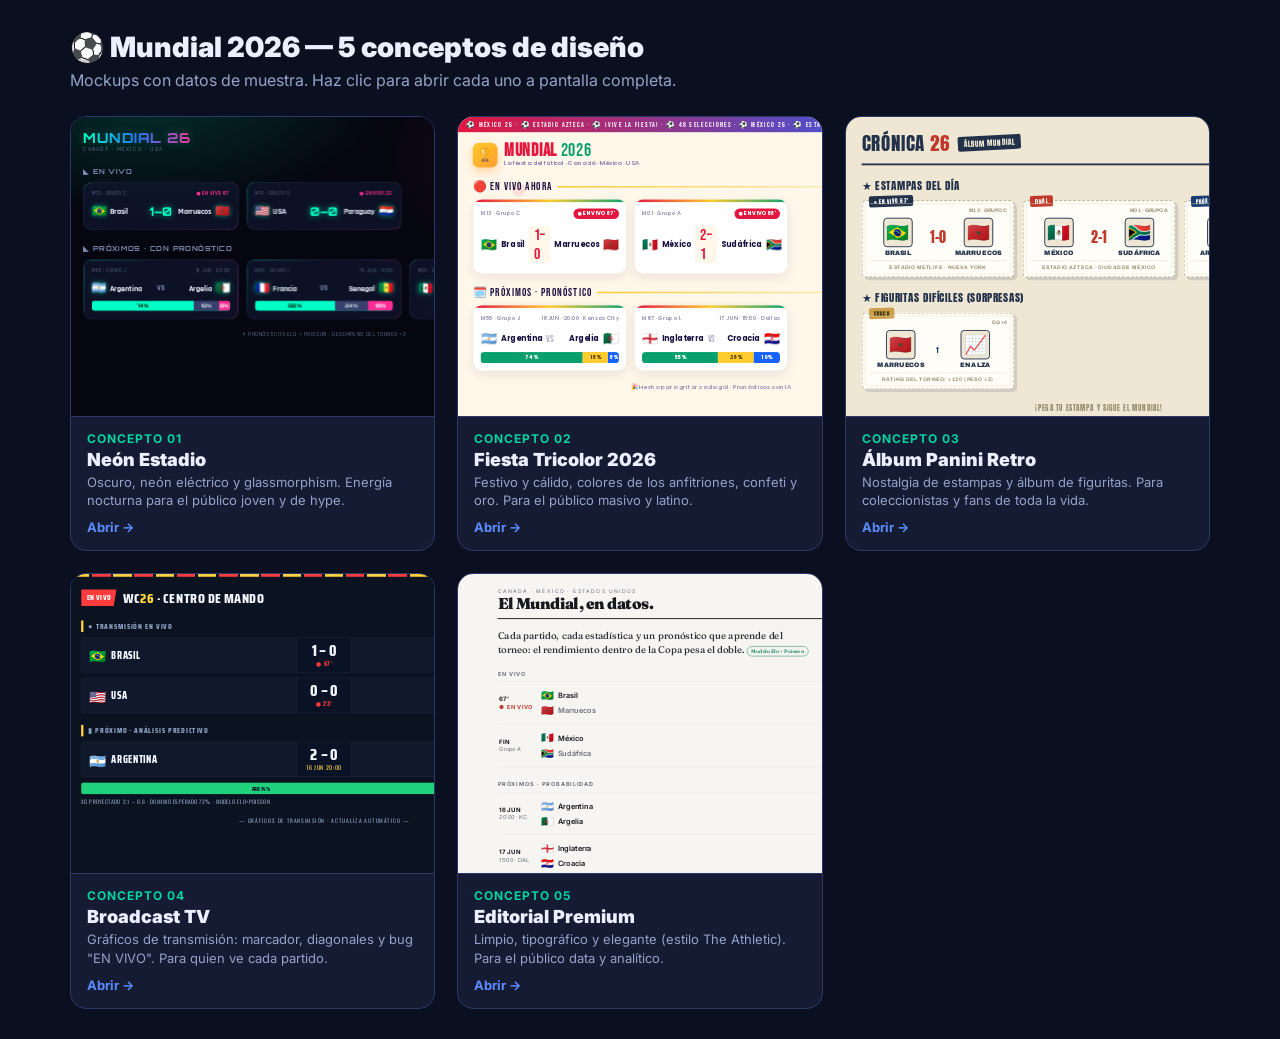
<file: mockups/index.html>
<!DOCTYPE html><html lang="es"><head><meta charset="UTF-8">
<meta name="viewport" content="width=device-width,initial-scale=1">
<title>Mundial 2026 · 5 conceptos de diseño</title>
<link href="https://fonts.googleapis.com/css2?family=Inter:wght@500;700;900&display=swap" rel="stylesheet">
<style>
*{box-sizing:border-box}
body{margin:0;font-family:'Inter',system-ui;background:#0b1020;color:#eaf0ff}
.wrap{max-width:1200px;margin:0 auto;padding:30px}
h1{font-weight:900;font-size:28px;margin:0}
.sub{color:#95a2c9;margin:6px 0 26px}
.grid{display:grid;grid-template-columns:repeat(auto-fill,minmax(330px,1fr));gap:22px}
.cardx{background:#141b33;border:1px solid #2c3868;border-radius:16px;overflow:hidden;text-decoration:none;color:inherit;transition:transform .15s,border-color .15s}
.cardx:hover{transform:translateY(-4px);border-color:#00d4a0}
.thumb{position:relative;height:300px;overflow:hidden;background:#000;border-bottom:1px solid #2c3868}
.thumb iframe{position:absolute;top:0;left:0;width:1100px;height:880px;border:0;transform:scale(.46);transform-origin:top left;pointer-events:none}
.body{padding:14px 16px}
.n{font-size:12px;color:#00d4a0;font-weight:700;letter-spacing:1px}
.t{font-size:18px;font-weight:900;margin:3px 0}
.d{color:#95a2c9;font-size:13px;line-height:1.4}
.open{display:inline-block;margin-top:10px;color:#5b8cff;font-weight:700;font-size:13px}
</style></head><body><div class="wrap">
<h1>⚽ Mundial 2026 — 5 conceptos de diseño</h1>
<div class="sub">Mockups con datos de muestra. Haz clic para abrir cada uno a pantalla completa.</div>
<div class="grid">
  <a class="cardx" href="01-neon.html"><div class="thumb"><iframe src="01-neon.html" scrolling="no"></iframe></div>
    <div class="body"><div class="n">CONCEPTO 01</div><div class="t">Neón Estadio</div>
      <div class="d">Oscuro, neón eléctrico y glassmorphism. Energía nocturna para el público joven y de hype.</div><span class="open">Abrir →</span></div></a>
  <a class="cardx" href="02-fiesta.html"><div class="thumb"><iframe src="02-fiesta.html" scrolling="no"></iframe></div>
    <div class="body"><div class="n">CONCEPTO 02</div><div class="t">Fiesta Tricolor 2026</div>
      <div class="d">Festivo y cálido, colores de los anfitriones, confeti y oro. Para el público masivo y latino.</div><span class="open">Abrir →</span></div></a>
  <a class="cardx" href="03-panini.html"><div class="thumb"><iframe src="03-panini.html" scrolling="no"></iframe></div>
    <div class="body"><div class="n">CONCEPTO 03</div><div class="t">Álbum Panini Retro</div>
      <div class="d">Nostalgia de estampas y álbum de figuritas. Para coleccionistas y fans de toda la vida.</div><span class="open">Abrir →</span></div></a>
  <a class="cardx" href="04-broadcast.html"><div class="thumb"><iframe src="04-broadcast.html" scrolling="no"></iframe></div>
    <div class="body"><div class="n">CONCEPTO 04</div><div class="t">Broadcast TV</div>
      <div class="d">Gráficos de transmisión: marcador, diagonales y bug "EN VIVO". Para quien ve cada partido.</div><span class="open">Abrir →</span></div></a>
  <a class="cardx" href="05-editorial.html"><div class="thumb"><iframe src="05-editorial.html" scrolling="no"></iframe></div>
    <div class="body"><div class="n">CONCEPTO 05</div><div class="t">Editorial Premium</div>
      <div class="d">Limpio, tipográfico y elegante (estilo The Athletic). Para el público data y analítico.</div><span class="open">Abrir →</span></div></a>
</div>
</div></body></html>
</file>
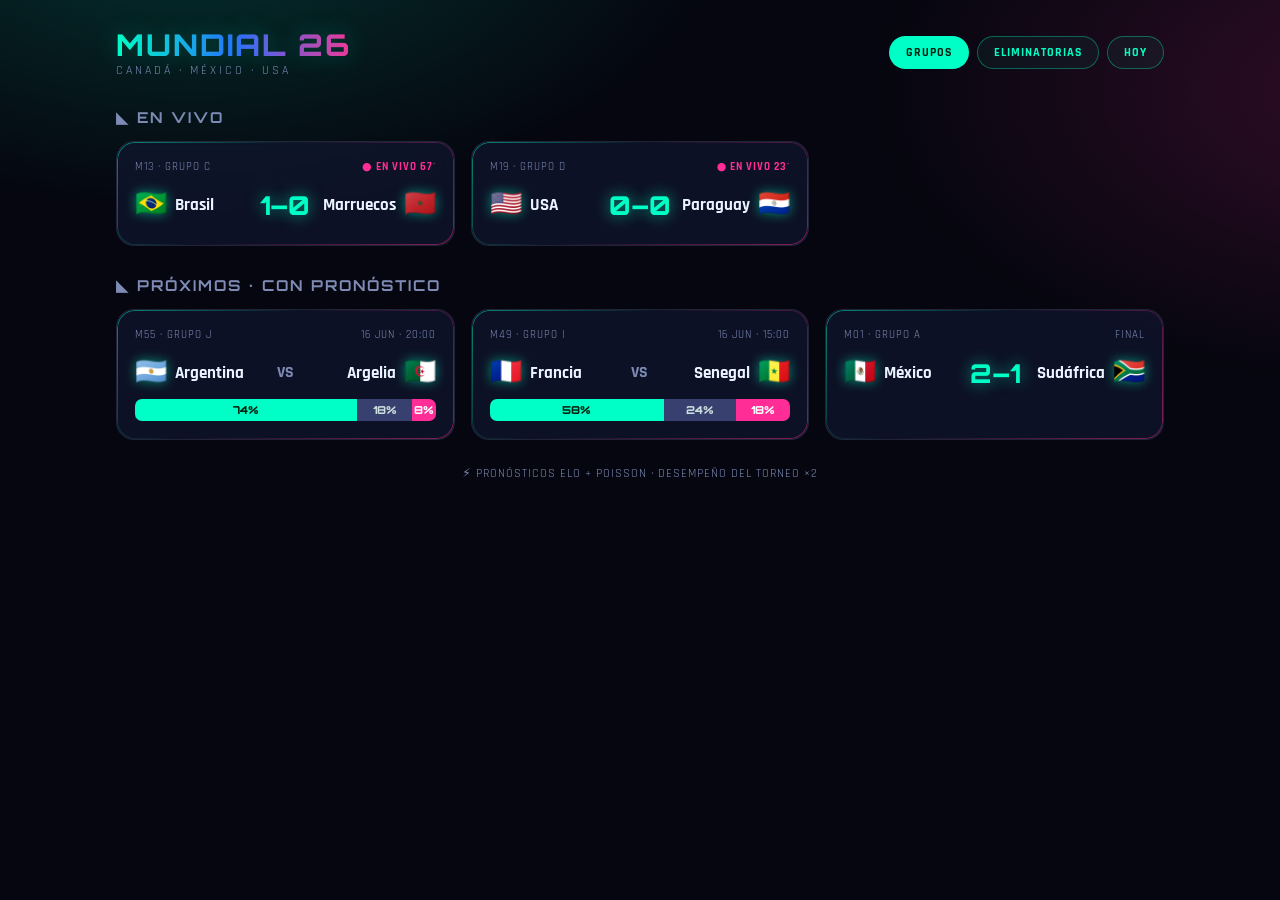
<file: mockups/01-neon.html>
<!DOCTYPE html><html lang="es"><head><meta charset="UTF-8">
<meta name="viewport" content="width=device-width,initial-scale=1">
<title>Mockup 1 · Neón Estadio</title>
<link href="https://fonts.googleapis.com/css2?family=Orbitron:wght@600;800&family=Rajdhani:wght@500;700&display=swap" rel="stylesheet">
<style>
:root{--bg:#05060f;--neon:#00ffc6;--mag:#ff2d95;--blue:#2b6bff;--txt:#eaf3ff;--mut:#7e8bb5;}
*{box-sizing:border-box}
body{margin:0;font-family:'Rajdhani',system-ui;background:
 radial-gradient(900px 500px at 15% -10%,rgba(0,255,198,.18),transparent 60%),
 radial-gradient(900px 500px at 110% 10%,rgba(255,45,149,.18),transparent 60%),var(--bg);
 color:var(--txt);min-height:100vh}
.wrap{max-width:1100px;margin:0 auto;padding:26px}
.top{display:flex;align-items:center;gap:16px;flex-wrap:wrap}
.logo{font-family:'Orbitron';font-weight:800;font-size:30px;letter-spacing:2px;
 background:linear-gradient(90deg,var(--neon),var(--blue),var(--mag));-webkit-background-clip:text;background-clip:text;color:transparent;
 text-shadow:0 0 24px rgba(0,255,198,.25)}
.sub{color:var(--mut);letter-spacing:3px;text-transform:uppercase;font-size:12px}
.tabs{margin-left:auto;display:flex;gap:8px}
.tab{padding:8px 16px;border:1px solid rgba(0,255,198,.35);border-radius:999px;color:var(--neon);
 font-weight:700;letter-spacing:1px;text-transform:uppercase;font-size:12px;background:rgba(0,255,198,.05)}
.tab.on{background:var(--neon);color:#021}
h2{font-family:'Orbitron';letter-spacing:2px;font-size:15px;color:var(--mut);text-transform:uppercase;margin:30px 0 14px}
.grid{display:grid;grid-template-columns:repeat(auto-fill,minmax(300px,1fr));gap:16px}
.card{position:relative;border-radius:18px;padding:18px;background:rgba(20,28,58,.55);
 border:1px solid rgba(255,255,255,.08);backdrop-filter:blur(10px);overflow:hidden}
.card::before{content:"";position:absolute;inset:0;border-radius:18px;padding:1px;
 background:linear-gradient(135deg,var(--neon),transparent 40%,var(--mag));-webkit-mask:linear-gradient(#000 0 0) content-box,linear-gradient(#000 0 0);-webkit-mask-composite:xor;mask-composite:exclude;opacity:.5}
.meta{display:flex;justify-content:space-between;font-size:11px;color:var(--mut);letter-spacing:1px;text-transform:uppercase}
.row{display:grid;grid-template-columns:1fr auto 1fr;align-items:center;margin:14px 0 6px;gap:8px}
.tm{display:flex;align-items:center;gap:8px;font-weight:700;font-size:17px}
.tm.r{justify-content:flex-end}
.fl{font-size:26px;filter:drop-shadow(0 0 6px rgba(0,255,198,.5))}
.sc{font-family:'Orbitron';font-weight:800;font-size:26px;color:var(--neon);text-shadow:0 0 16px rgba(0,255,198,.6)}
.vs{color:var(--mut);font-weight:700}
.live{color:var(--mag);font-weight:800;letter-spacing:1px;animation:b 1.3s infinite}
@keyframes b{50%{opacity:.45}}
.bar{display:flex;height:22px;border-radius:7px;overflow:hidden;margin-top:10px;font-size:11px;font-weight:800;font-family:'Orbitron'}
.bar i{display:flex;align-items:center;justify-content:center;font-style:normal}
.h{background:var(--neon);color:#021}.d{background:#37406e;color:#cdd}.a{background:var(--mag);color:#fff}
.foot{margin-top:26px;color:var(--mut);font-size:12px;letter-spacing:1px;text-align:center;text-transform:uppercase}
</style></head><body><div class="wrap">
<div class="top">
  <div><div class="logo">MUNDIAL 26</div><div class="sub">Canadá · México · USA</div></div>
  <div class="tabs"><span class="tab on">Grupos</span><span class="tab">Eliminatorias</span><span class="tab">Hoy</span></div>
</div>

<h2>◣ En vivo</h2>
<div class="grid">
  <div class="card">
    <div class="meta"><span>M13 · Grupo C</span><span class="live">● EN VIVO 67'</span></div>
    <div class="row"><div class="tm"><span class="fl">🇧🇷</span>Brasil</div><div class="sc">1–0</div><div class="tm r">Marruecos<span class="fl">🇲🇦</span></div></div>
  </div>
  <div class="card">
    <div class="meta"><span>M19 · Grupo D</span><span class="live">● EN VIVO 23'</span></div>
    <div class="row"><div class="tm"><span class="fl">🇺🇸</span>USA</div><div class="sc">0–0</div><div class="tm r">Paraguay<span class="fl">🇵🇾</span></div></div>
  </div>
</div>

<h2>◣ Próximos · con pronóstico</h2>
<div class="grid">
  <div class="card">
    <div class="meta"><span>M55 · Grupo J</span><span>16 JUN · 20:00</span></div>
    <div class="row"><div class="tm"><span class="fl">🇦🇷</span>Argentina</div><div class="vs">VS</div><div class="tm r">Argelia<span class="fl">🇩🇿</span></div></div>
    <div class="bar"><i class="h" style="width:74%">74%</i><i class="d" style="width:18%">18%</i><i class="a" style="width:8%">8%</i></div>
  </div>
  <div class="card">
    <div class="meta"><span>M49 · Grupo I</span><span>16 JUN · 15:00</span></div>
    <div class="row"><div class="tm"><span class="fl">🇫🇷</span>Francia</div><div class="vs">VS</div><div class="tm r">Senegal<span class="fl">🇸🇳</span></div></div>
    <div class="bar"><i class="h" style="width:58%">58%</i><i class="d" style="width:24%">24%</i><i class="a" style="width:18%">18%</i></div>
  </div>
  <div class="card">
    <div class="meta"><span>M01 · Grupo A</span><span>FINAL</span></div>
    <div class="row"><div class="tm"><span class="fl">🇲🇽</span>México</div><div class="sc">2–1</div><div class="tm r">Sudáfrica<span class="fl">🇿🇦</span></div></div>
  </div>
</div>
<div class="foot">⚡ Pronósticos Elo + Poisson · desempeño del torneo ×2</div>
</div></body></html>
</file>
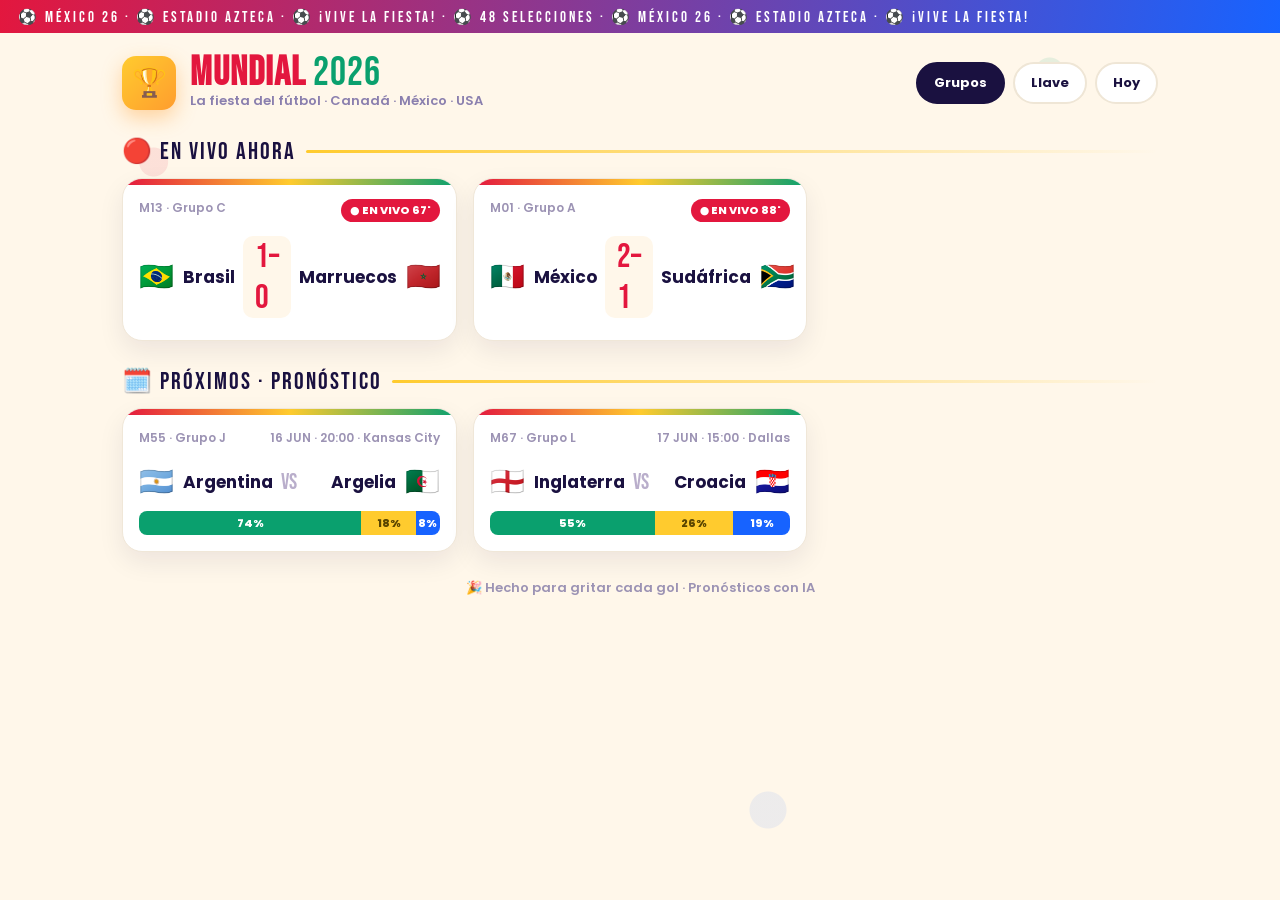
<file: mockups/02-fiesta.html>
<!DOCTYPE html><html lang="es"><head><meta charset="UTF-8">
<meta name="viewport" content="width=device-width,initial-scale=1">
<title>Mockup 2 · Fiesta Tricolor 2026</title>
<link href="https://fonts.googleapis.com/css2?family=Bebas+Neue&family=Poppins:wght@500;700;800&display=swap" rel="stylesheet">
<style>
:root{--ink:#1a1140;--rojo:#e3173e;--verde:#0aa06e;--azul:#1763ff;--oro:#ffcb2e;--crema:#fff7ea;}
*{box-sizing:border-box}
body{margin:0;font-family:'Poppins',system-ui;color:var(--ink);min-height:100vh;
 background:var(--crema);
 background-image:radial-gradient(circle at 12% 18%,rgba(227,23,62,.10) 0 14px,transparent 15px),
  radial-gradient(circle at 82% 8%,rgba(10,160,110,.10) 0 14px,transparent 15px),
  radial-gradient(circle at 60% 90%,rgba(23,99,255,.08) 0 18px,transparent 19px);}
.banner{background:linear-gradient(100deg,var(--rojo),var(--azul));color:#fff;padding:4px 0;overflow:hidden;white-space:nowrap}
.banner span{font-family:'Bebas Neue';letter-spacing:3px;font-size:15px;padding:0 18px}
.wrap{max-width:1080px;margin:0 auto;padding:22px}
.top{display:flex;align-items:center;gap:14px;flex-wrap:wrap}
.crest{width:54px;height:54px;border-radius:14px;display:grid;place-items:center;font-size:28px;
 background:linear-gradient(135deg,var(--oro),#ff9d2e);box-shadow:0 8px 20px rgba(255,157,46,.4)}
.logo{font-family:'Bebas Neue';font-size:40px;line-height:.9;letter-spacing:1px}
.logo b{color:var(--rojo)}.logo i{color:var(--verde);font-style:normal}
.tagline{color:#8a7fae;font-weight:600;font-size:13px}
.tabs{margin-left:auto;display:flex;gap:8px}
.tab{padding:9px 16px;border-radius:999px;font-weight:700;font-size:13px;background:#fff;border:2px solid #efe6d6}
.tab.on{background:var(--ink);color:#fff;border-color:var(--ink)}
.sec{font-family:'Bebas Neue';letter-spacing:2px;font-size:24px;margin:26px 0 12px;display:flex;align-items:center;gap:10px}
.sec::after{content:"";flex:1;height:3px;border-radius:3px;background:linear-gradient(90deg,var(--oro),transparent)}
.grid{display:grid;grid-template-columns:repeat(auto-fill,minmax(300px,1fr));gap:16px}
.card{background:#fff;border-radius:20px;padding:16px;box-shadow:0 10px 26px rgba(26,17,64,.08);border:1px solid #f0e7d8;position:relative;overflow:hidden}
.card::before{content:"";position:absolute;top:0;left:0;right:0;height:6px;background:linear-gradient(90deg,var(--rojo),var(--oro),var(--verde))}
.meta{display:flex;justify-content:space-between;font-size:12px;color:#9c93b4;font-weight:600;margin-top:4px}
.row{display:grid;grid-template-columns:1fr auto 1fr;align-items:center;margin:14px 0 6px;gap:8px}
.tm{display:flex;align-items:center;gap:9px;font-weight:700;font-size:17px}.tm.r{justify-content:flex-end}
.fl{font-size:28px}
.sc{font-family:'Bebas Neue';font-size:34px;color:var(--rojo);background:var(--crema);padding:0 12px;border-radius:10px}
.vs{font-family:'Bebas Neue';color:#b9aecb;font-size:22px}
.live{color:#fff;background:var(--rojo);padding:3px 9px;border-radius:999px;font-size:11px;font-weight:800;animation:p 1.3s infinite}
@keyframes p{50%{opacity:.5}}
.bar{display:flex;height:24px;border-radius:8px;overflow:hidden;margin-top:8px;font-weight:800;font-size:11px}
.bar i{display:flex;align-items:center;justify-content:center;font-style:normal;color:#fff}
.h{background:var(--verde)}.d{background:var(--oro);color:#5a4500!important}.a{background:var(--azul)}
.foot{text-align:center;margin-top:26px;color:#9c93b4;font-weight:600;font-size:13px}
</style></head><body>
<div class="banner"><span>⚽ MÉXICO 26 · ⚽ ESTADIO AZTECA · ⚽ ¡VIVE LA FIESTA! · ⚽ 48 SELECCIONES · ⚽ MÉXICO 26 · ⚽ ESTADIO AZTECA · ⚽ ¡VIVE LA FIESTA!</span></div>
<div class="wrap">
<div class="top">
  <div class="crest">🏆</div>
  <div><div class="logo"><b>MUNDIAL</b> <i>2026</i></div><div class="tagline">La fiesta del fútbol · Canadá · México · USA</div></div>
  <div class="tabs"><span class="tab on">Grupos</span><span class="tab">Llave</span><span class="tab">Hoy</span></div>
</div>

<div class="sec">🔴 En vivo ahora</div>
<div class="grid">
  <div class="card"><div class="meta"><span>M13 · Grupo C</span><span class="live">● EN VIVO 67'</span></div>
    <div class="row"><div class="tm"><span class="fl">🇧🇷</span>Brasil</div><div class="sc">1–0</div><div class="tm r">Marruecos<span class="fl">🇲🇦</span></div></div></div>
  <div class="card"><div class="meta"><span>M01 · Grupo A</span><span class="live">● EN VIVO 88'</span></div>
    <div class="row"><div class="tm"><span class="fl">🇲🇽</span>México</div><div class="sc">2–1</div><div class="tm r">Sudáfrica<span class="fl">🇿🇦</span></div></div></div>
</div>

<div class="sec">🗓️ Próximos · pronóstico</div>
<div class="grid">
  <div class="card"><div class="meta"><span>M55 · Grupo J</span><span>16 JUN · 20:00 · Kansas City</span></div>
    <div class="row"><div class="tm"><span class="fl">🇦🇷</span>Argentina</div><div class="vs">VS</div><div class="tm r">Argelia<span class="fl">🇩🇿</span></div></div>
    <div class="bar"><i class="h" style="width:74%">74%</i><i class="d" style="width:18%">18%</i><i class="a" style="width:8%">8%</i></div></div>
  <div class="card"><div class="meta"><span>M67 · Grupo L</span><span>17 JUN · 15:00 · Dallas</span></div>
    <div class="row"><div class="tm"><span class="fl">🏴󠁧󠁢󠁥󠁮󠁧󠁿</span>Inglaterra</div><div class="vs">VS</div><div class="tm r">Croacia<span class="fl">🇭🇷</span></div></div>
    <div class="bar"><i class="h" style="width:55%">55%</i><i class="d" style="width:26%">26%</i><i class="a" style="width:19%">19%</i></div></div>
</div>
<div class="foot">🎉 Hecho para gritar cada gol · Pronósticos con IA</div>
</div></body></html>
</file>
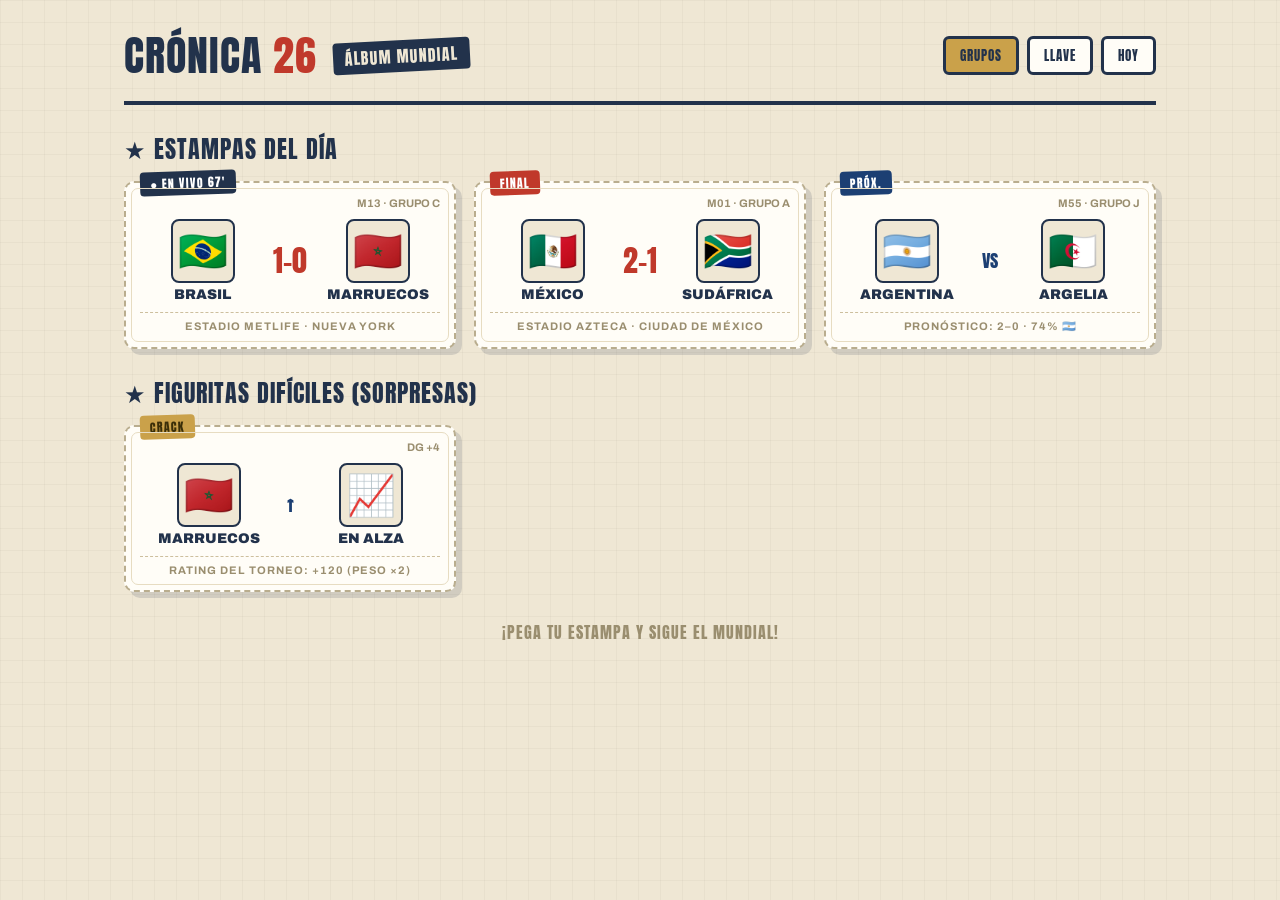
<file: mockups/03-panini.html>
<!DOCTYPE html><html lang="es"><head><meta charset="UTF-8">
<meta name="viewport" content="width=device-width,initial-scale=1">
<title>Mockup 3 · Álbum Panini Retro</title>
<link href="https://fonts.googleapis.com/css2?family=Anton&family=Archivo:wght@500;700;900&display=swap" rel="stylesheet">
<style>
:root{--paper:#efe7d4;--card:#fffdf7;--ink:#22324b;--rojo:#c0392b;--azul:#1c3f73;--oro:#caa14a;}
*{box-sizing:border-box}
body{margin:0;font-family:'Archivo',system-ui;color:var(--ink);min-height:100vh;background:var(--paper);
 background-image:linear-gradient(rgba(0,0,0,.03) 1px,transparent 1px),linear-gradient(90deg,rgba(0,0,0,.03) 1px,transparent 1px);
 background-size:22px 22px}
.wrap{max-width:1080px;margin:0 auto;padding:24px}
.top{display:flex;align-items:center;gap:16px;flex-wrap:wrap;border-bottom:4px solid var(--ink);padding-bottom:14px}
.logo{font-family:'Anton';font-size:42px;letter-spacing:1px;color:var(--ink);text-transform:uppercase}
.logo span{color:var(--rojo)}
.pill{background:var(--ink);color:var(--paper);font-family:'Anton';letter-spacing:1px;padding:4px 12px;border-radius:4px;transform:rotate(-3deg)}
.tabs{margin-left:auto;display:flex;gap:8px}
.tab{font-family:'Anton';letter-spacing:1px;padding:7px 14px;border:3px solid var(--ink);border-radius:6px;background:var(--card);text-transform:uppercase;font-size:13px}
.tab.on{background:var(--oro)}
.sec{font-family:'Anton';font-size:24px;letter-spacing:1px;text-transform:uppercase;margin:26px 0 14px}
.grid{display:grid;grid-template-columns:repeat(auto-fill,minmax(310px,1fr));gap:18px}
/* sticker card */
.stk{background:var(--card);border-radius:10px;padding:14px;position:relative;
 border:2px dashed #b9ad8e;box-shadow:6px 6px 0 rgba(34,50,75,.15)}
.stk::after{content:"";position:absolute;inset:5px;border:1px solid #e7dcc1;border-radius:7px;pointer-events:none}
.tag{position:absolute;top:-12px;left:14px;background:var(--rojo);color:#fff;font-family:'Anton';letter-spacing:1px;
 font-size:12px;padding:3px 10px;border-radius:4px;transform:rotate(-2deg)}
.tag.live{background:var(--ink);animation:b 1.2s infinite}@keyframes b{50%{opacity:.5}}
.meta{display:flex;justify-content:flex-end;font-size:11px;color:#9a8e6f;font-weight:700;margin-bottom:6px}
.row{display:grid;grid-template-columns:1fr auto 1fr;align-items:center;gap:8px;margin:10px 0}
.tm{display:flex;flex-direction:column;align-items:center;gap:4px;font-weight:900;text-align:center;font-size:14px}
.fl{font-size:40px;width:64px;height:64px;display:grid;place-items:center;border-radius:8px;
 background:var(--paper);border:2px solid var(--ink)}
.sc{font-family:'Anton';font-size:30px;color:var(--rojo)}
.vs{font-family:'Anton';color:var(--azul);font-size:18px}
.cap{text-align:center;font-size:11px;color:#9a8e6f;font-weight:700;border-top:1px dashed #cdbf9d;padding-top:7px;text-transform:uppercase;letter-spacing:1px}
.foot{margin-top:28px;text-align:center;font-family:'Anton';letter-spacing:1px;color:#9a8e6f}
</style></head><body><div class="wrap">
<div class="top">
  <div class="logo">CRÓNICA <span>26</span></div><div class="pill">ÁLBUM MUNDIAL</div>
  <div class="tabs"><span class="tab on">Grupos</span><span class="tab">Llave</span><span class="tab">Hoy</span></div>
</div>

<div class="sec">★ Estampas del día</div>
<div class="grid">
  <div class="stk"><div class="tag live">● EN VIVO 67'</div><div class="meta">M13 · GRUPO C</div>
    <div class="row"><div class="tm"><div class="fl">🇧🇷</div>BRASIL</div><div class="sc">1–0</div><div class="tm"><div class="fl">🇲🇦</div>MARRUECOS</div></div>
    <div class="cap">Estadio MetLife · Nueva York</div></div>
  <div class="stk"><div class="tag">FINAL</div><div class="meta">M01 · GRUPO A</div>
    <div class="row"><div class="tm"><div class="fl">🇲🇽</div>MÉXICO</div><div class="sc">2–1</div><div class="tm"><div class="fl">🇿🇦</div>SUDÁFRICA</div></div>
    <div class="cap">Estadio Azteca · Ciudad de México</div></div>
  <div class="stk"><div class="tag" style="background:var(--azul)">PRÓX.</div><div class="meta">M55 · GRUPO J</div>
    <div class="row"><div class="tm"><div class="fl">🇦🇷</div>ARGENTINA</div><div class="vs">VS</div><div class="tm"><div class="fl">🇩🇿</div>ARGELIA</div></div>
    <div class="cap">Pronóstico: 2–0 · 74% 🇦🇷</div></div>
</div>

<div class="sec">★ Figuritas difíciles (sorpresas)</div>
<div class="grid">
  <div class="stk"><div class="tag" style="background:var(--oro);color:#3a2e08">CRACK</div><div class="meta">DG +4</div>
    <div class="row"><div class="tm"><div class="fl">🇲🇦</div>MARRUECOS</div><div class="vs">↑</div><div class="tm"><div class="fl">📈</div>EN ALZA</div></div>
    <div class="cap">Rating del torneo: +120 (peso ×2)</div></div>
</div>
<div class="foot">¡PEGA TU ESTAMPA Y SIGUE EL MUNDIAL!</div>
</div></body></html>
</file>
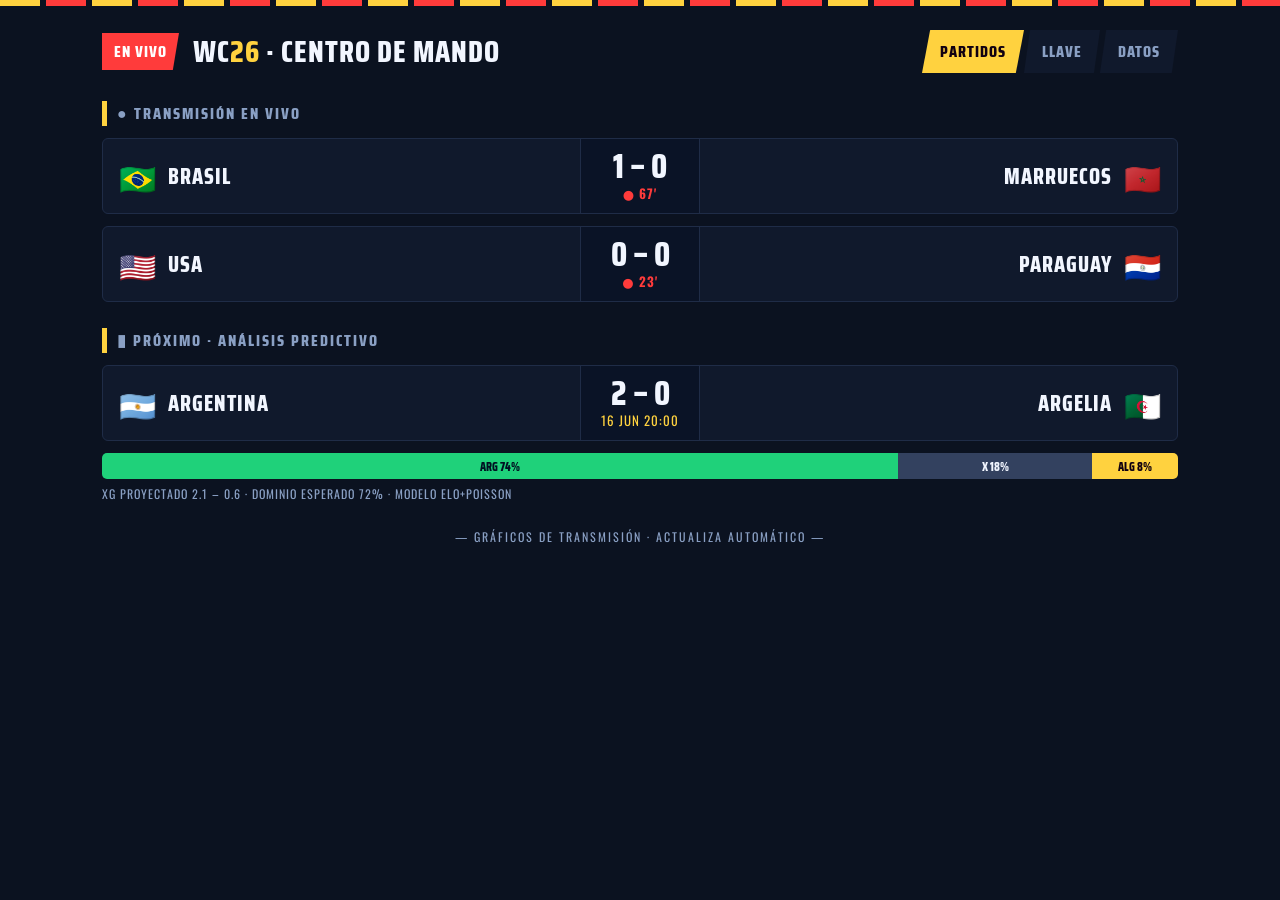
<file: mockups/04-broadcast.html>
<!DOCTYPE html><html lang="es"><head><meta charset="UTF-8">
<meta name="viewport" content="width=device-width,initial-scale=1">
<title>Mockup 4 · Broadcast TV</title>
<link href="https://fonts.googleapis.com/css2?family=Oswald:wght@500;700&family=Saira+Condensed:wght@600;800&display=swap" rel="stylesheet">
<style>
:root{--bg:#0b1220;--panel:#10192c;--line:#1f2c47;--ac:#ffd23f;--live:#ff3b3b;--grn:#1fd17a;--txt:#f2f6ff;--mut:#8aa0c4;}
*{box-sizing:border-box}
body{margin:0;font-family:'Oswald',system-ui;background:var(--bg);color:var(--txt);min-height:100vh}
.bar{height:6px;background:repeating-linear-gradient(90deg,var(--ac) 0 40px,#0b1220 40px 46px,var(--live) 46px 86px,#0b1220 86px 92px)}
.wrap{max-width:1120px;margin:0 auto;padding:22px}
.top{display:flex;align-items:center;gap:14px}
.bug{background:var(--live);color:#fff;font-weight:800;font-family:'Saira Condensed';letter-spacing:1px;padding:6px 12px;clip-path:polygon(0 0,100% 0,92% 100%,0 100%)}
.logo{font-family:'Saira Condensed';font-weight:800;font-size:30px;letter-spacing:1px}
.logo span{color:var(--ac)}
.tabs{margin-left:auto;display:flex;gap:0}
.tab{font-family:'Saira Condensed';font-weight:800;letter-spacing:1px;padding:9px 18px;background:var(--panel);color:var(--mut);text-transform:uppercase;clip-path:polygon(8% 0,100% 0,92% 100%,0 100%)}
.tab.on{background:var(--ac);color:#101}
.sec{font-family:'Saira Condensed';font-weight:800;letter-spacing:2px;text-transform:uppercase;color:var(--mut);margin:26px 0 12px;border-left:5px solid var(--ac);padding-left:10px}
/* scoreboard bar */
.score{display:flex;align-items:stretch;background:var(--panel);border:1px solid var(--line);border-radius:6px;overflow:hidden;margin-bottom:12px}
.side{flex:1;display:flex;align-items:center;gap:12px;padding:14px 16px}
.side.r{flex-direction:row-reverse;text-align:right}
.fl{font-size:30px}
.nm{font-family:'Saira Condensed';font-weight:800;font-size:22px;letter-spacing:1px}
.box{display:flex;align-items:center;justify-content:center;flex-direction:column;min-width:120px;background:#0a1326;border-left:1px solid var(--line);border-right:1px solid var(--line);padding:10px}
.big{font-family:'Saira Condensed';font-weight:800;font-size:34px;line-height:1}
.clk{color:var(--live);font-weight:700;font-size:13px;letter-spacing:1px;animation:b 1.1s infinite}@keyframes b{50%{opacity:.4}}
.up{color:var(--ac);font-size:13px;letter-spacing:1px}
.pred{display:flex;height:26px;border-radius:5px;overflow:hidden;font-family:'Saira Condensed';font-weight:800;font-size:12px}
.pred i{display:flex;align-items:center;justify-content:center;font-style:normal}
.h{background:var(--grn);color:#012}.d{background:#33415f}.a{background:var(--ac);color:#101}
.lower{margin-top:6px;color:var(--mut);font-size:12px;letter-spacing:1px;text-transform:uppercase}
.foot{margin-top:26px;color:var(--mut);font-size:12px;letter-spacing:2px;text-transform:uppercase;text-align:center}
</style></head><body><div class="bar"></div><div class="wrap">
<div class="top">
  <span class="bug">EN VIVO</span>
  <div class="logo">WC<span>26</span> · CENTRO DE MANDO</div>
  <div class="tabs"><span class="tab on">Partidos</span><span class="tab">Llave</span><span class="tab">Datos</span></div>
</div>

<div class="sec">● Transmisión en vivo</div>
<div class="score">
  <div class="side"><span class="fl">🇧🇷</span><span class="nm">BRASIL</span></div>
  <div class="box"><span class="big">1 – 0</span><span class="clk">● 67'</span></div>
  <div class="side r"><span class="fl">🇲🇦</span><span class="nm">MARRUECOS</span></div>
</div>
<div class="score">
  <div class="side"><span class="fl">🇺🇸</span><span class="nm">USA</span></div>
  <div class="box"><span class="big">0 – 0</span><span class="clk">● 23'</span></div>
  <div class="side r"><span class="fl">🇵🇾</span><span class="nm">PARAGUAY</span></div>
</div>

<div class="sec">▮ Próximo · análisis predictivo</div>
<div class="score">
  <div class="side"><span class="fl">🇦🇷</span><span class="nm">ARGENTINA</span></div>
  <div class="box"><span class="big">2 – 0</span><span class="up">16 JUN 20:00</span></div>
  <div class="side r"><span class="fl">🇩🇿</span><span class="nm">ARGELIA</span></div>
</div>
<div class="pred"><i class="h" style="width:74%">ARG 74%</i><i class="d" style="width:18%">X 18%</i><i class="a" style="width:8%">ALG 8%</i></div>
<div class="lower">xG proyectado 2.1 – 0.6 · dominio esperado 72% · modelo Elo+Poisson</div>
<div class="foot">— GRÁFICOS DE TRANSMISIÓN · ACTUALIZA AUTOMÁTICO —</div>
</div></body></html>
</file>
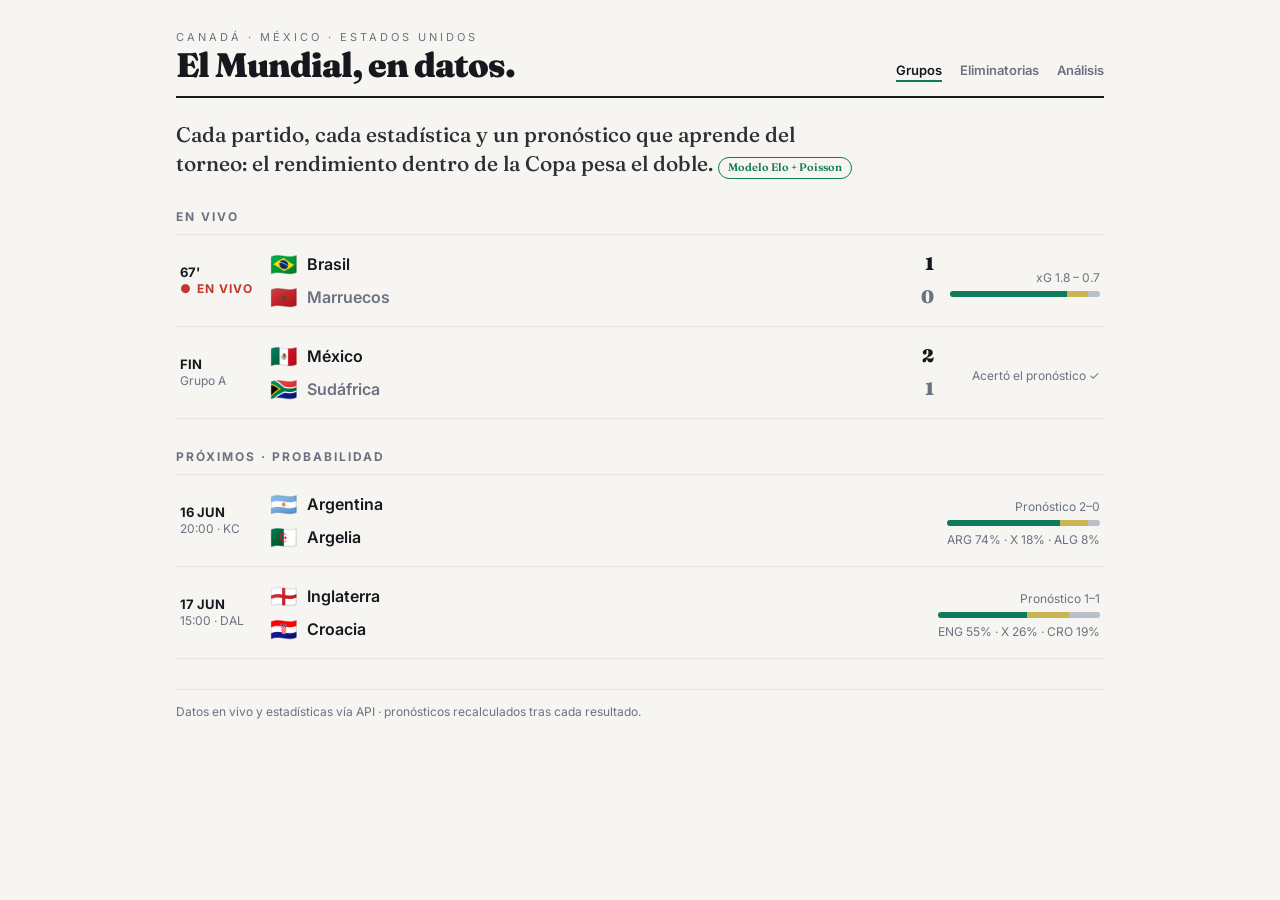
<file: mockups/05-editorial.html>
<!DOCTYPE html><html lang="es"><head><meta charset="UTF-8">
<meta name="viewport" content="width=device-width,initial-scale=1">
<title>Mockup 5 · Editorial Premium</title>
<link href="https://fonts.googleapis.com/css2?family=Fraunces:opsz,wght@9..144,500;9..144,700;9..144,900&family=Inter:wght@400;500;600;700&display=swap" rel="stylesheet">
<style>
:root{--bg:#f6f5f2;--ink:#16181d;--mut:#6b7280;--line:#e6e4de;--ac:#0e7c5a;--rojo:#c0392b;}
*{box-sizing:border-box}
body{margin:0;font-family:'Inter',system-ui;background:var(--bg);color:var(--ink);min-height:100vh}
.wrap{max-width:980px;margin:0 auto;padding:30px 26px}
.top{display:flex;align-items:flex-end;gap:16px;border-bottom:2px solid var(--ink);padding-bottom:14px}
.logo{font-family:'Fraunces';font-weight:900;font-size:34px;letter-spacing:-1px;line-height:1}
.kicker{font-size:11px;letter-spacing:3px;text-transform:uppercase;color:var(--mut);margin-bottom:4px}
.tabs{margin-left:auto;display:flex;gap:18px;font-size:13px;font-weight:600;color:var(--mut)}
.tabs .on{color:var(--ink);border-bottom:2px solid var(--ac);padding-bottom:2px}
.lede{font-family:'Fraunces';font-weight:500;font-size:21px;line-height:1.4;margin:22px 0;color:#2b2f36;max-width:680px}
.sec{font-size:12px;letter-spacing:2px;text-transform:uppercase;color:var(--mut);margin:30px 0 10px;font-weight:700}
.list{border-top:1px solid var(--line)}
.match{display:grid;grid-template-columns:74px 1fr auto;gap:16px;align-items:center;padding:16px 4px;border-bottom:1px solid var(--line)}
.when{font-size:12px;color:var(--mut);line-height:1.3}
.when b{display:block;color:var(--ink);font-size:13px}
.teams{display:flex;flex-direction:column;gap:7px}
.t{display:flex;align-items:center;gap:10px;font-weight:600;font-size:16px}
.t .fl{font-size:22px}
.t .g{margin-left:auto;font-family:'Fraunces';font-weight:900;font-size:18px}
.win{color:var(--ink)}.lose{color:var(--mut)}
.right{text-align:right;min-width:150px}
.live{color:var(--rojo);font-weight:700;font-size:12px;letter-spacing:1px}
.live::before{content:"●";margin-right:5px;animation:b 1.2s infinite}@keyframes b{50%{opacity:.3}}
.prob{font-size:12px;color:var(--mut);margin-top:6px}
.pbar{height:6px;border-radius:4px;background:var(--line);overflow:hidden;margin-top:6px;display:flex}
.pbar i{display:block;height:100%}.ph{background:var(--ac)}.pd{background:#c9b458}.pa{background:#b9c0c9}
.tag{display:inline-block;font-size:11px;color:var(--ac);border:1px solid var(--ac);border-radius:999px;padding:2px 9px;font-weight:600}
.foot{margin-top:30px;font-size:12px;color:var(--mut);border-top:1px solid var(--line);padding-top:14px}
</style></head><body><div class="wrap">
<div class="top">
  <div><div class="kicker">Canadá · México · Estados Unidos</div><div class="logo">El Mundial, en datos.</div></div>
  <div class="tabs"><span class="on">Grupos</span><span>Eliminatorias</span><span>Análisis</span></div>
</div>
<p class="lede">Cada partido, cada estadística y un pronóstico que aprende del torneo: el rendimiento dentro de la Copa pesa el doble. <span class="tag">Modelo Elo + Poisson</span></p>

<div class="sec">En vivo</div>
<div class="list">
  <div class="match">
    <div class="when"><b>67'</b><span class="live">EN VIVO</span></div>
    <div class="teams"><div class="t win"><span class="fl">🇧🇷</span>Brasil<span class="g">1</span></div><div class="t lose"><span class="fl">🇲🇦</span>Marruecos<span class="g">0</span></div></div>
    <div class="right"><div class="prob">xG 1.8 – 0.7</div><div class="pbar"><i class="ph" style="width:78%"></i><i class="pd" style="width:14%"></i><i class="pa" style="width:8%"></i></div></div>
  </div>
  <div class="match">
    <div class="when"><b>FIN</b><span>Grupo A</span></div>
    <div class="teams"><div class="t win"><span class="fl">🇲🇽</span>México<span class="g">2</span></div><div class="t lose"><span class="fl">🇿🇦</span>Sudáfrica<span class="g">1</span></div></div>
    <div class="right"><div class="prob">Acertó el pronóstico ✓</div></div>
  </div>
</div>

<div class="sec">Próximos · probabilidad</div>
<div class="list">
  <div class="match">
    <div class="when"><b>16 JUN</b><span>20:00 · KC</span></div>
    <div class="teams"><div class="t"><span class="fl">🇦🇷</span>Argentina</div><div class="t"><span class="fl">🇩🇿</span>Argelia</div></div>
    <div class="right"><div class="prob">Pronóstico 2–0</div><div class="pbar"><i class="ph" style="width:74%"></i><i class="pd" style="width:18%"></i><i class="pa" style="width:8%"></i></div><div class="prob">ARG 74% · X 18% · ALG 8%</div></div>
  </div>
  <div class="match">
    <div class="when"><b>17 JUN</b><span>15:00 · DAL</span></div>
    <div class="teams"><div class="t"><span class="fl">🏴󠁧󠁢󠁥󠁮󠁧󠁿</span>Inglaterra</div><div class="t"><span class="fl">🇭🇷</span>Croacia</div></div>
    <div class="right"><div class="prob">Pronóstico 1–1</div><div class="pbar"><i class="ph" style="width:55%"></i><i class="pd" style="width:26%"></i><i class="pa" style="width:19%"></i></div><div class="prob">ENG 55% · X 26% · CRO 19%</div></div>
  </div>
</div>
<div class="foot">Datos en vivo y estadísticas vía API · pronósticos recalculados tras cada resultado.</div>
</div></body></html>
</file>
